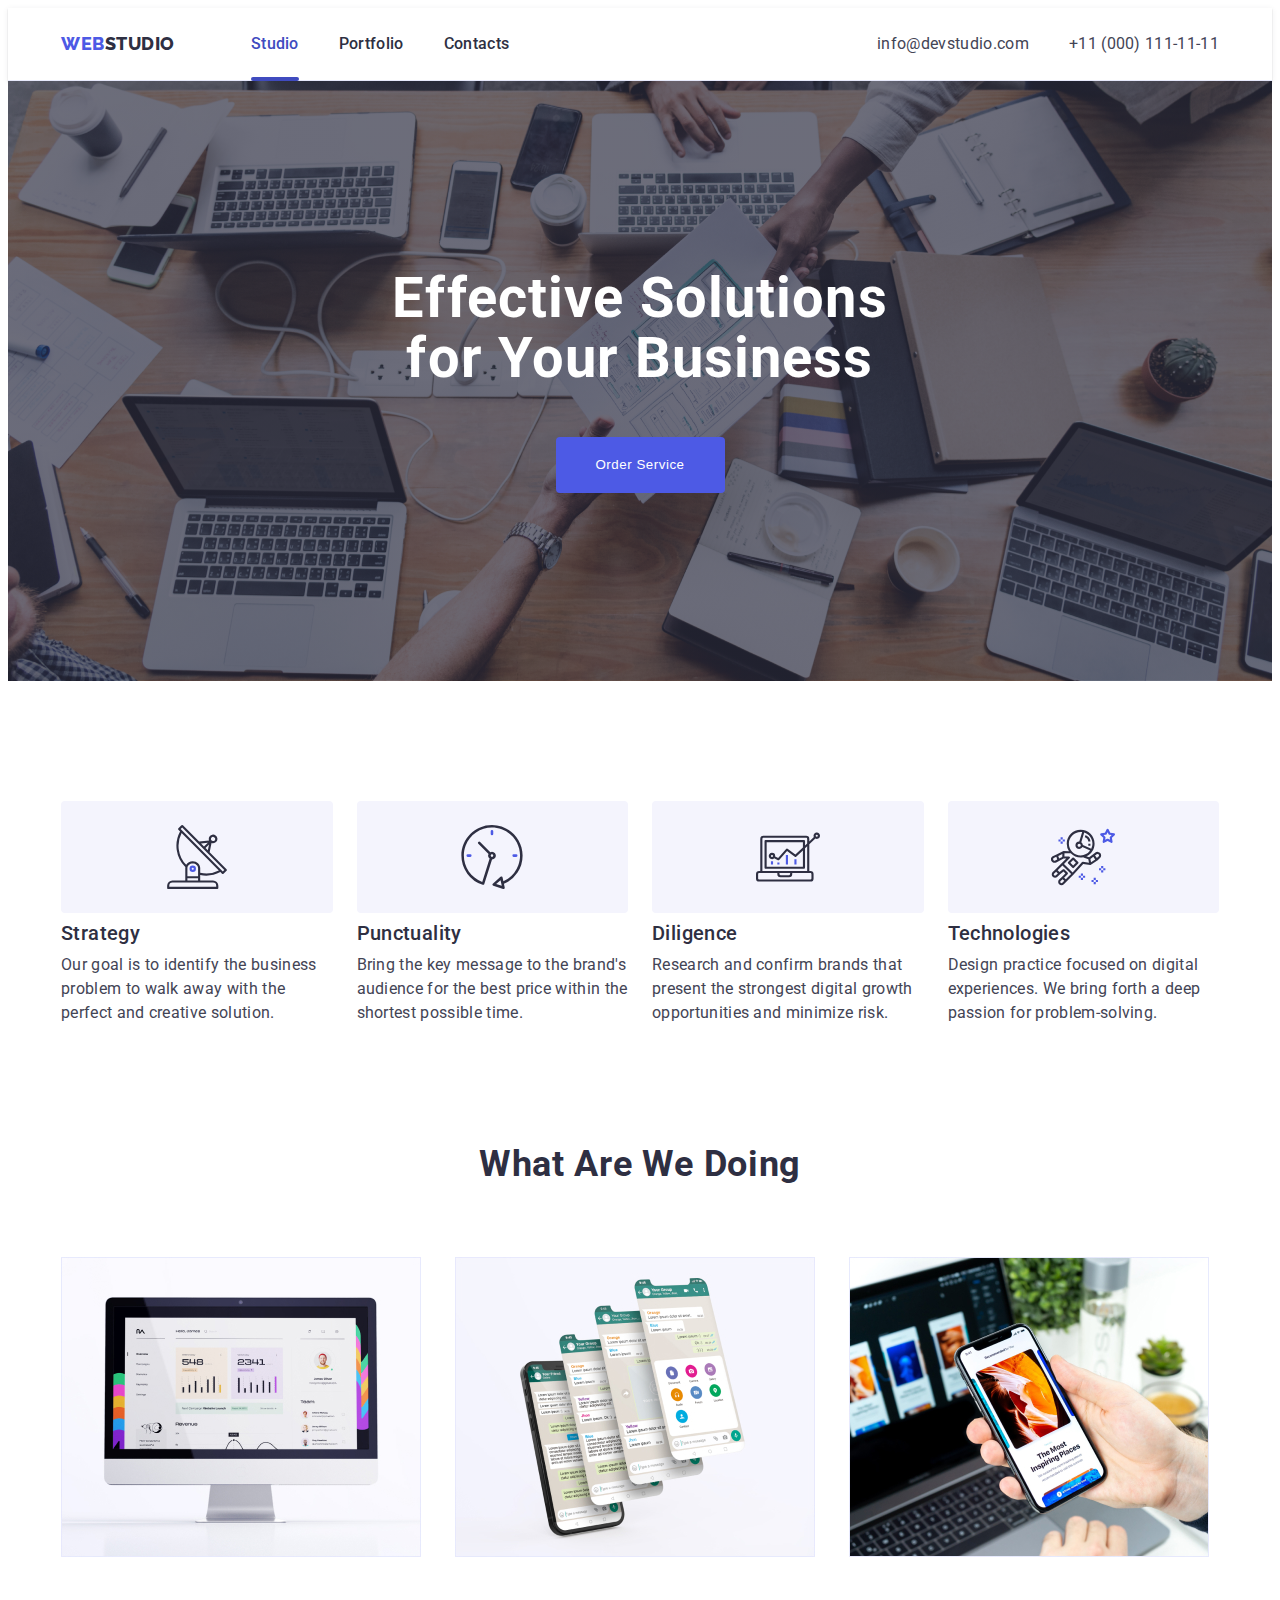
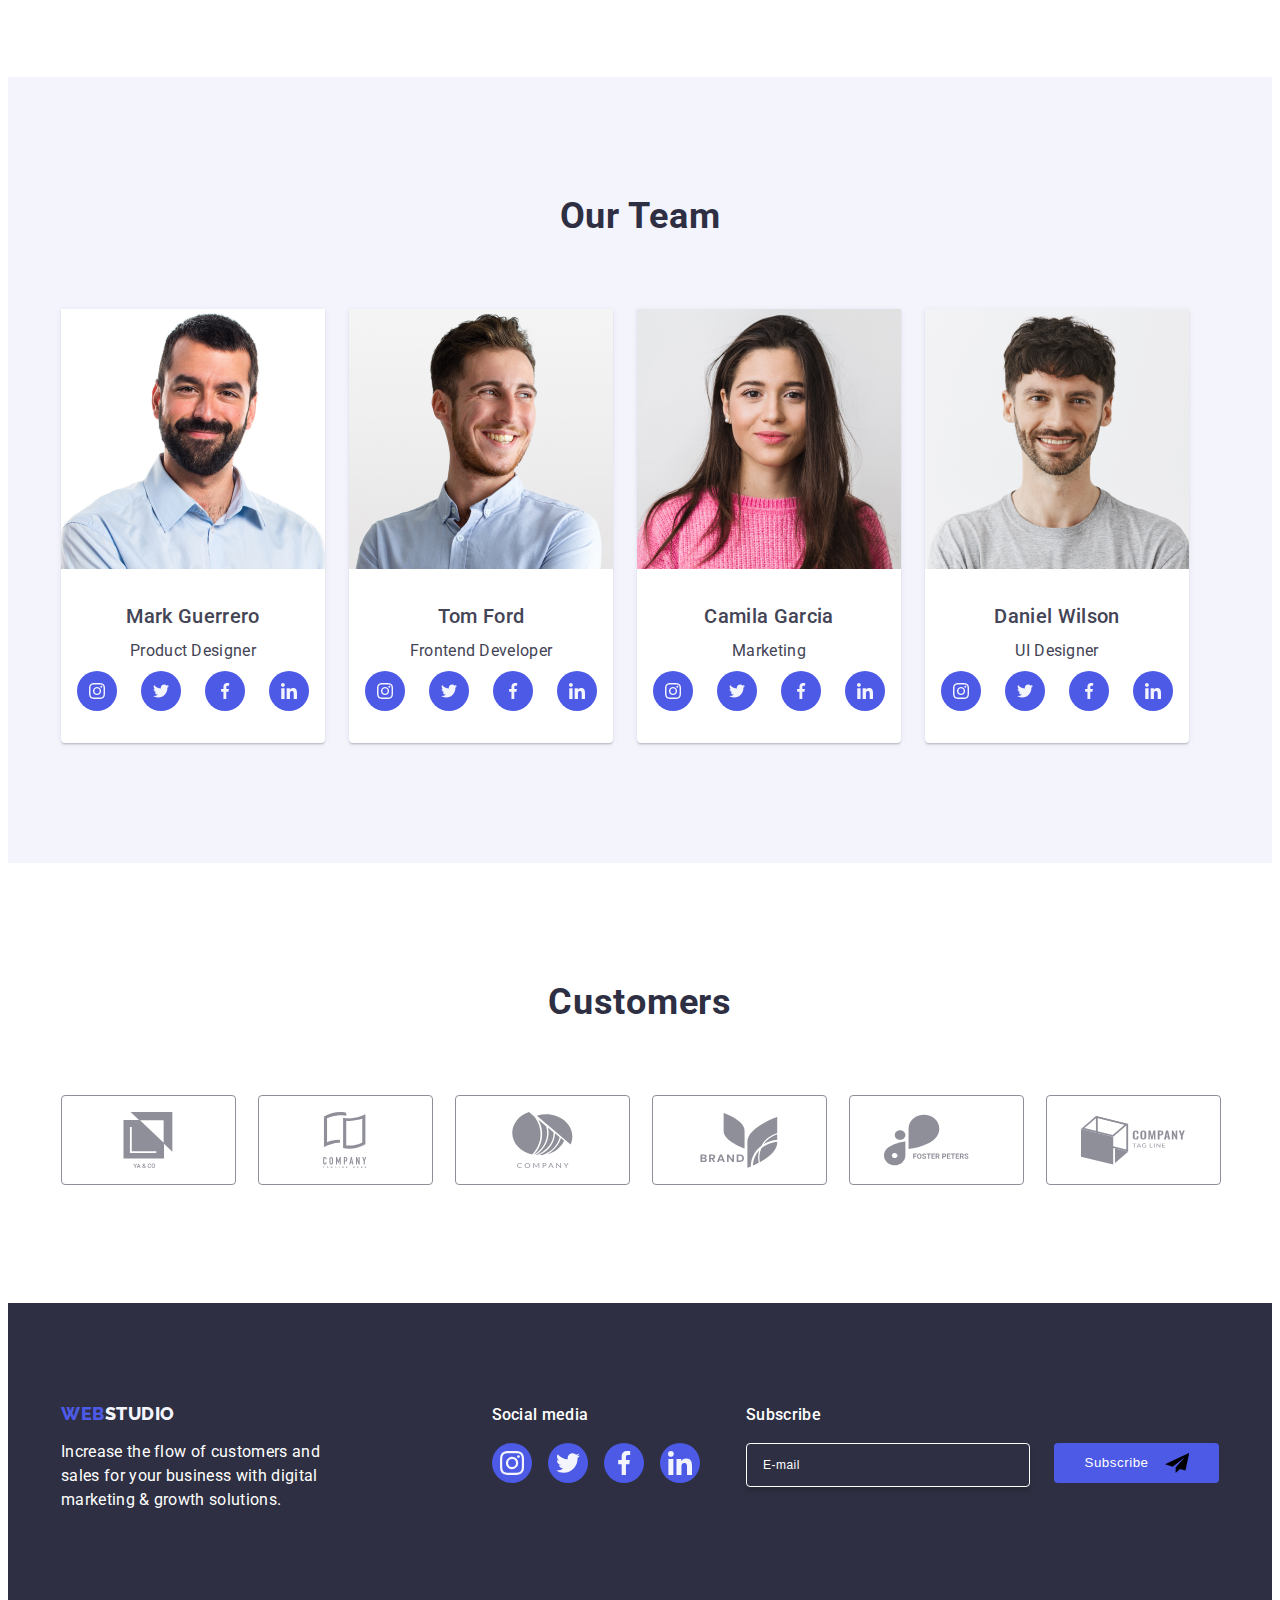
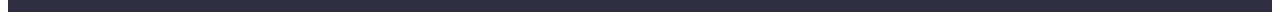
<file: index.html>
<!DOCTYPE html>
<html lang="en">

<head>
  <meta charset="UTF-8" />
  <meta name="viewport" content="width=device-width, initial-scale=1.0" />
  <meta http-equiv="x-ua-compatible" content="ie=edge" />
  <link rel="stylesheet" href="https://cdnjs.cloudflare.com/ajax/libs/modern-normalize/2.0.0/modern-normalize.min.css"
    integrity="sha512-4xo8blKMVCiXpTaLzQSLSw3KFOVPWhm/TRtuPVc4WG6kUgjH6J03IBuG7JZPkcWMxJ5huwaBpOpnwYElP/m6wg=="
    crossorigin="anonymous" referrerpolicy="no-referrer" />
  <link rel="preconnect" href="https://fonts.googleapis.com" />
  <link rel="preconnect" href="https://fonts.gstatic.com" crossorigin />
  <link href="https://fonts.googleapis.com/css2?family=Raleway:wght@800&family=Roboto:wght@400;500;700;900&display=swap"
    rel="stylesheet" />
  <link rel="stylesheet" href="./css/styles.css" />
  <title>Studio</title>
</head>

<body>
  <header class="header">
    <div class="container header-container">
      <nav class="navigate">
        <a href="./index.html" class="logo link">
          Web<span class="logo-second">Studio</span></a>
        <ul class="list menu">
          <li class="list-item">
            <a class="link link-item-header" href="./index.html">Studio</a>
          </li>
          <li class="list-item">
            <a class="link" href="./portfolio.html">Portfolio</a>
          </li>
          <li class="list-item"><a class="link" href="">Contacts</a></li>
        </ul>
      </nav>

      <address class="adr">
        <ul class="list list-address">
          <li class="item-address">
            <a class="link link-address" href="mailto:info@devstudio.com">info@devstudio.com</a>
          </li>
          <li>
            <a class="link link-address" href="tel:+110001111111">+11 (000) 111-11-11</a>
          </li>
        </ul>
      </address>
    </div>
  </header>
  <main>
    <!-- section 1 -->
    <section class="hero">
      <div class="container">
        <h1 class="hero-header">Effective Solutions for Your Business</h1>
        <button type="button" class="btn hero-btn" data-modal-open>Order Service</button>
      </div>
    </section>

    <!-- section 2 -->
    <section class="section-second">
      <div class="container">
        <h2 class="header-section-second visually-hidden">Some text H2</h2>
        <ul class="list list-section-second">
          <li class="item-section-second">
            <div class="wrap-icon">
              <svg class="icon-section-second" width="64" height="64">
                <use href="./images/icons.svg#icon-antenna"></use>
              </svg>
            </div>
            <h3 class="header-card">Strategy</h3>
            <p class="text-card">
              Our goal is to identify the business problem to walk away with
              the perfect and creative solution.
            </p>
          </li>
          <li class="item-section-second">
            <div class="wrap-icon">
              <svg class="icon-section-second" width="64" height="64">
                <use href="./images/icons.svg#icon-clock"></use>
              </svg>
            </div>
            <h3 class="header-card">Punctuality</h3>
            <p class="text-card">
              Bring the key message to the brand's audience for the best price
              within the shortest possible time.
            </p>
          </li>
          <li class="item-section-second">
            <div class="wrap-icon">
              <svg class="icon-section-second" width="64" height="64">
                <use href="./images/icons.svg#icon-diagram"></use>
              </svg>
            </div>
            <h3 class="header-card">Diligence</h3>
            <p class="text-card">
              Research and confirm brands that present the strongest digital
              growth opportunities and minimize risk.
            </p>
          </li>
          <li class="item-section-second">
            <div class="wrap-icon">
              <svg class="icon-section-second" width="64" height="64">
                <use href="./images/icons.svg#icon-astronaut"></use>
              </svg>
            </div>
            <h3 class="header-card">Technologies</h3>
            <p class="text-card">
              Design practice focused on digital experiences. We bring forth a deep passion for problem-solving.
            </p>
          </li>
        </ul>
      </div>
    </section>

    <!-- section 3 -->
    <section class="section-third">
      <div class="container">
        <h2 class="header-second">What are we doing</h2>
        <ul class="list ul-section-third">
          <li class="item-section-third">
            <img src="./images/img1.jpg" alt="img1" width="360" />
          </li>
          <li class="item-section-third">
            <img src="./images/img2.jpg" alt="img2" width="360" />
          </li>
          <li class="item-section-third">
            <img src="./images/img3.jpg" alt="img3" width="360" />
          </li>
        </ul>
      </div>
    </section>

    <!-- section 4 Our Team -->
    <section class="section-team">
      <div class="container">
        <h2 class="header-second">Our Team</h2>
        <ul class="list list-team">
          <li class="item-team-card">
            <img src="./images/img11.jpg" alt="Mark Guerrero" width="264" />
            <div class="container-employee">
              <h3 class="header-employee">Mark Guerrero</h3>
              <p class="text-employee">Product Designer</p>
              <ul class="list list-social-employee">
                <li class="item-social-employee">
                  <a class="link-social-employee link" href="">
                    <svg class="icon-social" width="16" height="16">
                      <use href="./images/icons.svg#icon-instagram"></use>
                    </svg>
                  </a>
                </li>
                <li class="item-social-employee">
                  <a class="link-social-employee link" href="">
                    <svg class="icon-social" width="16" height="16">
                      <use href="./images/icons.svg#icon-twitter"></use>
                    </svg>
                  </a>
                </li>
                <li class="item-social-employee">
                  <a class="link-social-employee link" href="">
                    <svg class="icon-social" width="16" height="16">
                      <use href="./images/icons.svg#icon-facebook"></use>
                    </svg>
                  </a>
                </li>
                <li class="item-social-employee">
                  <a class="link-social-employee link" href="">
                    <svg class="icon-social" width="16" height="16">
                      <use href="./images/icons.svg#icon-linkedin"></use>
                    </svg>
                  </a>
                </li>
              </ul>
            </div>
          </li>
          <li class="item-team-card">
            <img src="./images/img(11).jpg" alt="Tom Ford" width="264" />
            <div class="container-employee">
              <h3 class="header-employee">Tom Ford</h3>
              <p class="text-employee">Frontend Developer</p>
              <ul class="list list-social-employee">
                <li class="item-social-employee">
                  <a class="link-social-employee link" href="">
                    <svg class="icon-social" width="16" height="16">
                      <use href="./images/icons.svg#icon-instagram"></use>
                    </svg>
                  </a>
                </li>
                <li class="item-social-employee">
                  <a class="link-social-employee  link" href="">
                    <svg class="icon-social" width="16" height="16">
                      <use href="./images/icons.svg#icon-twitter"></use>
                    </svg>
                  </a>
                </li>
                <li class="item-social-employee">
                  <a class="link-social-employee link" href="">
                    <svg class="icon-social" width="16" height="16">
                      <use href="./images/icons.svg#icon-facebook"></use>
                    </svg>
                  </a>
                </li>
                <li class="item-social-employee">
                  <a class="link-social-employee link" href="">
                    <svg class="icon-social" width="16" height="16">
                      <use href="./images/icons.svg#icon-linkedin"></use>
                    </svg>
                  </a>
                </li>
              </ul>
            </div>
          </li>
          <li class="item-team-card">
            <img src="./images/img(12).jpg" alt="Camila Garcia" width="264" />
            <div class="container-employee">
              <h3 class="header-employee">Camila Garcia</h3>
              <p class="text-employee">Marketing</p>
              <ul class="list list-social-employee">
                <li class="item-social-employee">
                  <a class="link-social-employee link" href="">
                    <svg class="icon-social" width="16" height="16">
                      <use href="./images/icons.svg#icon-instagram"></use>
                    </svg>
                  </a>
                </li>
                <li class="item-social-employee">
                  <a class="link-social-employee  link" href="">
                    <svg class="icon-social" width="16" height="16">
                      <use href="./images/icons.svg#icon-twitter"></use>
                    </svg>
                  </a>
                </li>
                <li class="item-social-employee">
                  <a class="link-social-employee link" href="">
                    <svg class="icon-social" width="16" height="16">
                      <use href="./images/icons.svg#icon-facebook"></use>
                    </svg>
                  </a>
                </li>
                <li class="item-social-employee">
                  <a class="link-social-employee link" href="">
                    <svg class="icon-social" width="16" height="16">
                      <use href="./images/icons.svg#icon-linkedin"></use>
                    </svg>
                  </a>
                </li>
              </ul>
            </div>
          </li>
          <li class="item-team-card">
            <img src="./images/img(13).jpg" alt="Daniel Wilson" width="264" />
            <div class="container-employee">
              <h3 class="header-employee">Daniel Wilson</h3>
              <p class="text-employee">UI Designer</p>
              <ul class="list list-social-employee">
                <li class="item-social-employee">
                  <a class="link-social-employee link" href="">
                    <svg class="icon-social" width="16" height="16">
                      <use href="./images/icons.svg#icon-instagram"></use>
                    </svg>
                  </a>
                </li>
                <li class="item-social-employee">
                  <a class="link-social-employee link" href="">
                    <svg class="icon-social" width="16" height="16">
                      <use href="./images/icons.svg#icon-twitter"></use>
                    </svg>
                  </a>
                </li>
                <li class="item-social-employee">
                  <a class="link-social-employee link" href="">
                    <svg class="icon-social" width="16" height="16">
                      <use href="./images/icons.svg#icon-facebook"></use>
                    </svg>
                  </a>
                </li>
                <li class="item-social-employee">
                  <a class="link-social-employee link" href="">
                    <svg class="icon-social" width="16" height="16">
                      <use href="./images/icons.svg#icon-linkedin"></use>
                    </svg>
                  </a>
                </li>
              </ul>
            </div>
          </li>
        </ul>
      </div>
    </section>

    <!-- section 5 Customers -->
    <section class="customers">
      <div class="container">
        <h2 class="header-second">Customers</h2>
        <ul class="list list-customers">
          <li class="item-customers">
            <a class="link-customers" href="">
              <svg class="icon-customers" width="104" height="56">
                <use href="./images/icons.svg#icon-company-yaco"></use>
              </svg>
            </a>
          </li>
          <li class="item-customers">
            <a class="link-customers" href="">
              <svg class="icon-customers" width="104" height="56">
                <use href="./images/icons.svg#icon-company-tagline-here"></use>
              </svg>
            </a>
          </li>
          <li class="item-customers">
            <a class="link-customers" href="">
              <svg class="icon-customers" width="104" height="56">
                <use href="./images/icons.svg#icon-company"></use>
              </svg>
            </a>
          </li>
          <li class="item-customers">
            <a class="link-customers" href="">
              <svg class="icon-customers" width="104" height="56">
                <use href="./images/icons.svg#icon-company-brand"></use>
              </svg>
            </a>
          </li>
          <li class="item-customers">
            <a class="link-customers" href="">
              <svg class="icon-customers" width="104" height="56">
                <use href="./images/icons.svg#icon-company-foster-peters"></use>
              </svg>
            </a>
          </li>
          <li class="item-customers">
            <a class="link-customers" href="">
              <svg class="icon-customers" width="104" height="56">
                <use href="./images/icons.svg#icon-company-tag-line"></use>
              </svg>
            </a>
          </li>

        </ul>
      </div>
    </section>
  </main>

  <!-- footer -->
  <footer class="footer">
    <div class="container">
      <div class="footer-slogo">
        <a href="./index.html" class="logo link link-footer">
          Web<span class="logo-second">Studio</span></a>
        <p class="text-footer">
          Increase the flow of customers and sales for your business with digital
          marketing & growth solutions.
        </p>
      </div>

      <div class="wrap-footer-social">
        <p class="text-footer-social">Social media</p>
        <ul class="list list-footer-social">
          <li class="item-footer-social">
            <a class="link-footer-social" href="">
              <svg class="icon-footer-social" width="24" height="24">
                <use href="./images/icons.svg#icon-instagram"></use>
              </svg>
            </a>
          </li>
          <li class="item-footer-social">
            <a class=" link-footer-social" href="">
              <svg class="icon-footer-social" width="24" height="24">
                <use href="./images/icons.svg#icon-twitter"></use>
              </svg>
            </a>
          </li>
          <li class="item-footer-social">
            <a class=" link-footer-social" href="">
              <svg class="icon-footer-social" width="24" height="24">
                <use href="./images/icons.svg#icon-facebook"></use>
              </svg>
            </a>
          </li>
          <li class="item-footer-social">
            <a class=" link-footer-social" href="">
              <svg class="icon-footer-social" width="24" height="24">
                <use href="./images/icons.svg#icon-linkedin"></use>
              </svg>
            </a>
          </li>
        </ul>
      </div>

      <div class="footer-subscriber-wrapper">
        <p class="text-subscriber">Subscribe</p>
        <form class="footer-subscriber-form">
          <label class="subscribe-label">
            <input type="email" name="user-email" placeholder="E-mail" class="user-name" />
          </label>
          <button type="submit" class="btn btn-subscribe">Subscribe
            <svg width="24" height="24" class="icon-subscribe">
              <use href="./images/icons.svg#icon-send"></use>
            </svg>
          </button>
        </form>
      </div>

    </div>
  </footer>

  <!-- modal -->
  <div class="backdrop is-hidden" data-modal>
    <div class="modal">
      <button class="modal-btn" type="button" data-modal-close>
        <svg class="modal-btn-icon" width="8" height="8">
          <use href="./images/icons.svg#icon-close-black-18dp"></use>
        </svg>
      </button>

      <!-- form -->
      <p class="modal-caption">
        Leave your contacts and we will call you back
      </p>

      <form class="modal-form">
        <div class="modal-box-general">
          <label for="user-name" class="modal-label">Name</label>
          <div class="modal-box">
            <input class="modal-input" type="text" name="user-name" id="user-name" autofocus />
            <svg class="modal-icon" width="18" height="24">
              <use href="./images/icons.svg#icon-user"></use>
            </svg>
          </div>
        </div>
        <div class="modal-box-general">
          <label for="tel" class="modal-label">Phone</label>
          <div class="modal-box">
            <input class="modal-input" type="tel" name="tel" id="tel" />
            <svg class="modal-icon" width="18" height="24">
              <use href="./images/icons.svg#icon-tel"></use>
            </svg>
          </div>
        </div>

        <div class="modal-box-general">
          <label for="email" class="modal-label">Email</label>
          <div class="modal-box">
            <input class="modal-input" type="email" name="email" id="email" />
            <svg class="modal-icon" width="18" height="24">
              <use href="./images/icons.svg#icon-mail"></use>
            </svg>
          </div>
        </div>

        <div class="modal-box-general box-comment">
          <label for="user-comment" class="modal-label">Comment</label>
          <textarea class="modal-comment-field" name="user-comment" id="user-comment" rows="4"
            placeholder="Text input"></textarea>
        </div>

        <div class="modal-box-general box-agreement">
          <input class="modal-agreement-input visually-hidden" type="checkbox" id="user-privacy" value="true"
            name="user-privacy" />
          <label class="user-agreement" for="user-privacy">
            <span class="modal-checkbox">
              <svg class="modal-checkbox-icon" width="10" height="8">
                <use href="./images/icons.svg#icon-check"></use>
              </svg>
            </span>
            I accept the terms and conditions of the
            <a href="#" target="_blank" class="modal-agreement-link" rel="noopener noreferrer">Privacy Policy</a>
          </label>
        </div>

        <button type="submit" class="btn btn-submit">Send</button>
      </form>
    </div>
  </div>

  <script src="./js/modal.js"></script>
</body>

</html>
</file>
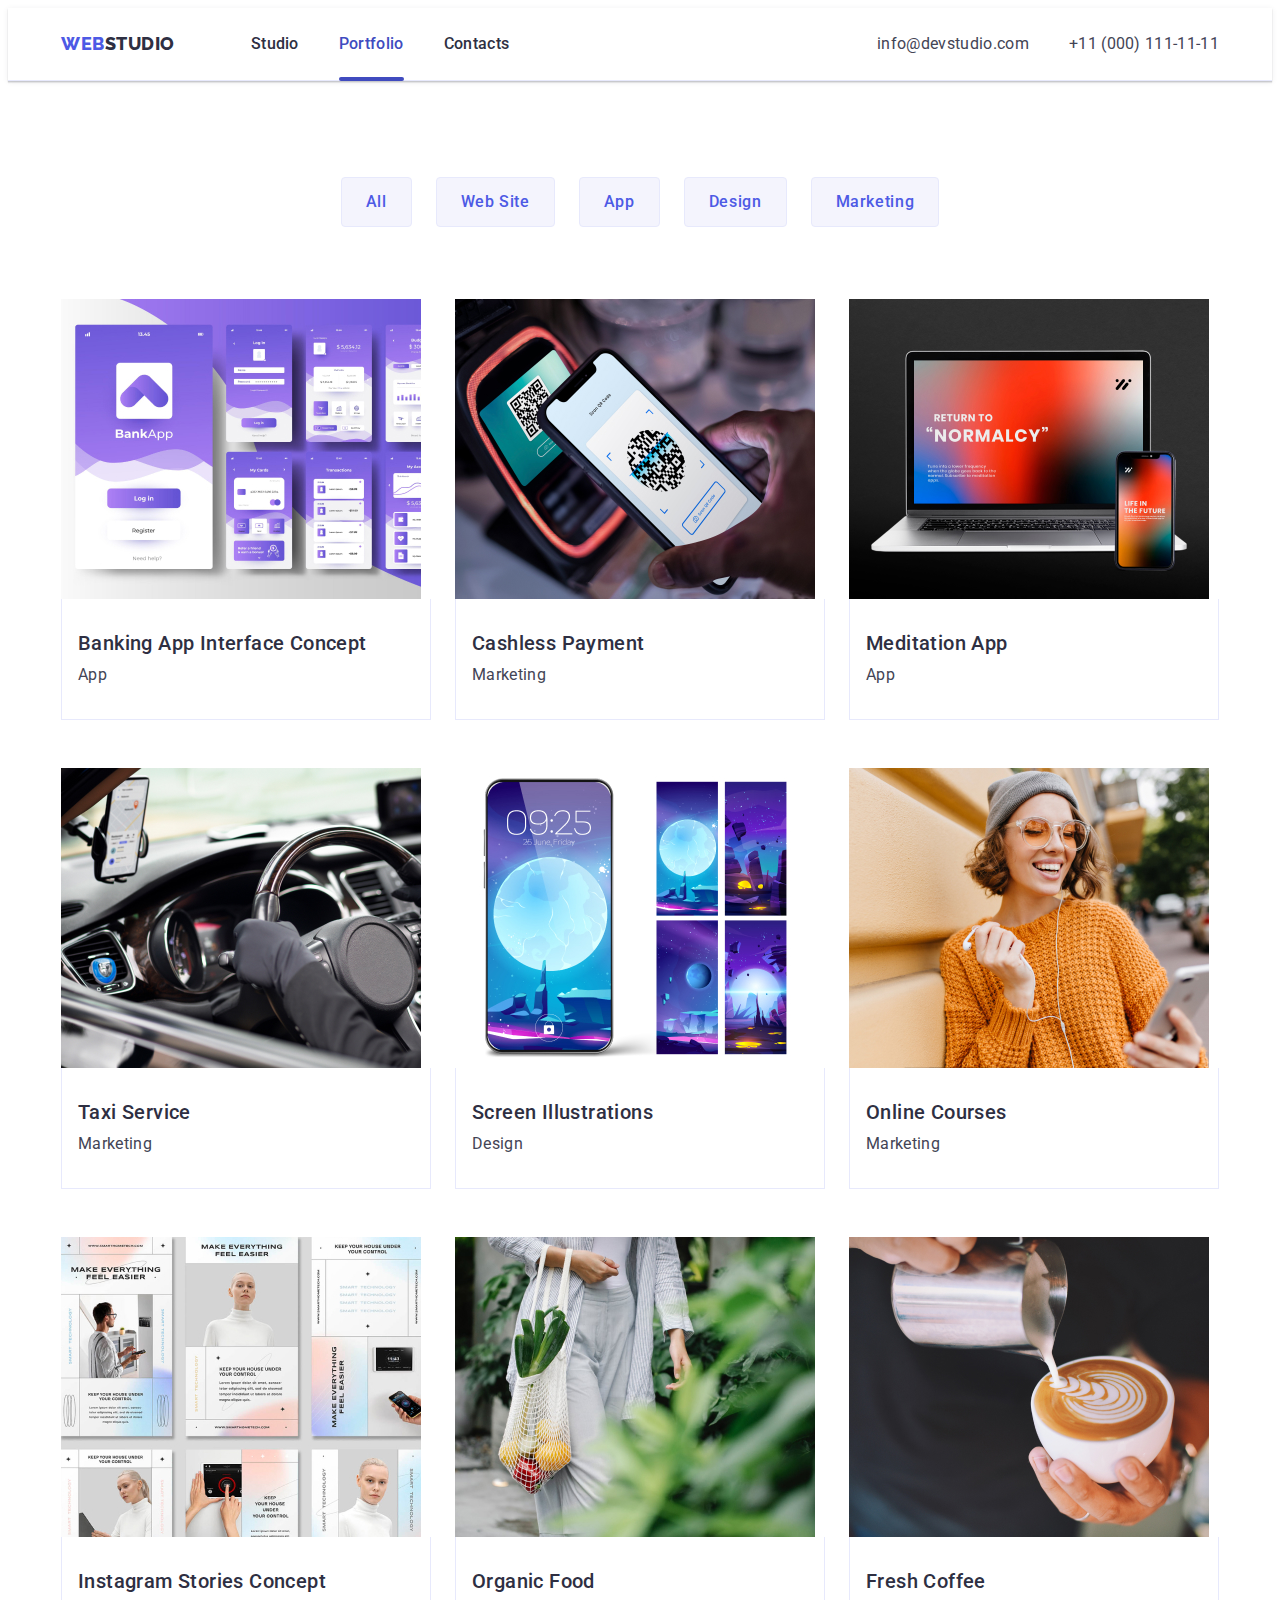
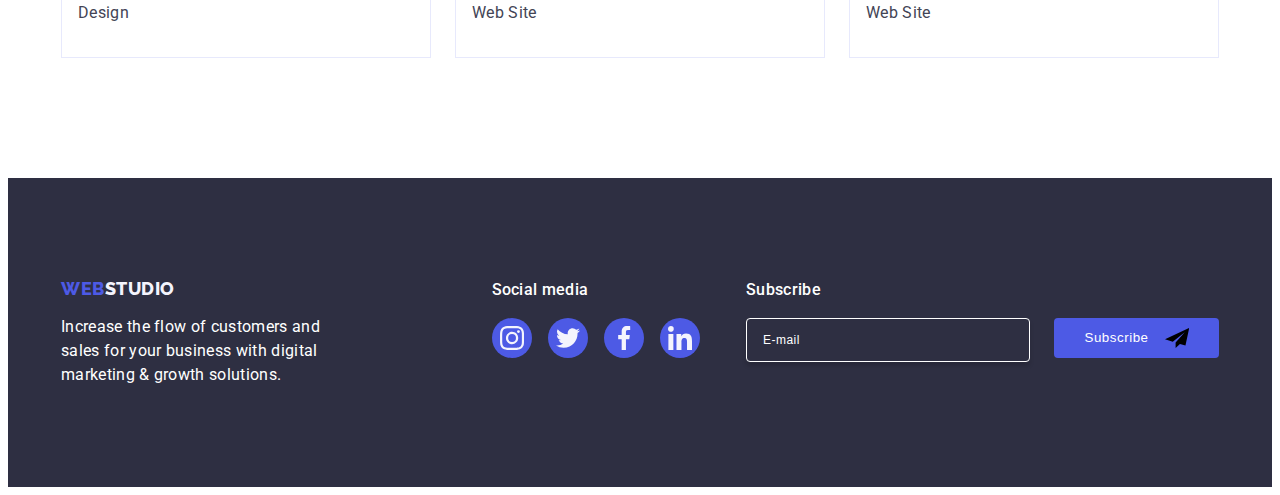
<file: portfolio.html>
<!DOCTYPE html>
<html lang="en">

<head>
  <meta charset="UTF-8">
  <meta name="viewport" content="width=device-width, initial-scale=1.0">
  <title>Portfolio</title>
  <link rel="stylesheet" href="https://cdnjs.cloudflare.com/ajax/libs/modern-normalize/2.0.0/modern-normalize.min.css"
    integrity="sha512-4xo8blKMVCiXpTaLzQSLSw3KFOVPWhm/TRtuPVc4WG6kUgjH6J03IBuG7JZPkcWMxJ5huwaBpOpnwYElP/m6wg=="
    crossorigin="anonymous" referrerpolicy="no-referrer" />
  <link rel="preconnect" href="https://fonts.googleapis.com">
  <link rel="preconnect" href="https://fonts.gstatic.com" crossorigin>
  <link href="https://fonts.googleapis.com/css2?family=Raleway:wght@800&family=Roboto:wght@400;500;700;900&display=swap"
    rel="stylesheet">

  <link rel="stylesheet" href="./css/styles.css">
</head>

<body>
  <header class="header">
    <div class="container header-container">
      <nav class="navigate">
        <a href="./index.html" class="logo link">
          Web<span class="logo-second">Studio</span></a>
        <ul class="list menu">
          <li class="list-item ">
            <a class="link" href="./index.html">Studio</a>
          </li>
          <li class="list-item">
            <a class="link link-item-header" href="./portfolio.html">Portfolio</a>
          </li>
          <li class="list-item"><a class="link" href="">Contacts</a></li>
        </ul>
      </nav>

      <address class="adr">
        <ul class="list list-address">
          <li class="item-address">
            <a class="link link-address" href="mailto:info@devstudio.com">info@devstudio.com</a>
          </li>
          <li>
            <a class="link link-address" href="tel:+110001111111">+11 (000) 111-11-11</a>
          </li>
        </ul>
      </address>
    </div>
  </header>
  <main>
    <section class="main">
      <div class="container">
        <h1 class="visually-hidden">Will hide text</h1>
        <!-- filters -->
        <ul class="list ul-filter">
          <li>
            <button type="button" class="btn btn-filter"> All</button>
          </li>
          <li>
            <button type="button" class="btn btn-filter"> Web Site</button>
          </li>
          <li>
            <button type="button" class="btn btn-filter"> App</button>
          </li>
          <li>
            <button type="button" class="btn btn-filter"> Design</button>
          </li>
          <li>
            <button type="button" class="btn btn-filter"> Marketing</button>
          </li>
        </ul>

        <!-- list apps -->
        <ul class="list list-wrap-apps">
          <li class="item-apps">
            <a class="link link-app" href="#">
              <div class="image-app">
                <img src="./images/img.jpg" width="360" alt="img">
                <p class="text-image-app"> 14 Stylish and User-Friendly App Design Concepts · Task Manager App · Calorie
                  Tracker App · Exotic Fruit Ecommerce App · Cloud Storage App</p>
              </div>
              <div class="shot-description-apps">
                <h2 class="header-card-apps">Banking App Interface Concept</h2>
                <p class="text-card-content">App</p>
              </div>
            </a>
          </li>

          <li class=" item-apps">
            <a class="link link-app" href="">
              <div class="image-app">
                <img src="./images/img122.jpg" width="360" alt="img">
                <p class="text-image-app"> 14 Stylish and User-Friendly App Design Concepts · Task Manager App · Calorie
                  Tracker App · Exotic Fruit Ecommerce App · Cloud Storage App</p>
              </div>
              <div class="shot-description-apps">
                <h2 class="header-card-apps">Cashless Payment</h2>
                <p class="text-card-content">Marketing</p>
              </div>
            </a>
          </li>

          <li class=" item-apps">
            <a class="link link-app" href="">
              <div class="image-app">
                <img src="./images/img22.jpg" width="360" alt="img">
                <p class="text-image-app"> 14 Stylish and User-Friendly App Design Concepts · Task Manager App · Calorie
                  Tracker App · Exotic Fruit Ecommerce App · Cloud Storage App</p>
              </div>
              <div class="shot-description-apps">
                <h2 class="header-card-apps">Meditation App</h2>
                <p class="text-card-content">App</p>
              </div>
            </a>
          </li>

          <li class=" item-apps">
            <a class="link link-app" href="">
              <div class="image-app">
                <img src="./images/img32.jpg" width="360" alt="img">
                <p class="text-image-app"> 14 Stylish and User-Friendly App Design Concepts · Task Manager App · Calorie
                  Tracker App · Exotic Fruit Ecommerce App · Cloud Storage App</p>
              </div>
              <div class="shot-description-apps">
                <h2 class="header-card-apps">Taxi Service</h2>
                <p class="text-card-content">Marketing</p>
              </div>
            </a>
          </li>

          <li class=" item-apps">
            <a class="link link-app" href="">
              <div class="image-app">
                <img src="./images/img42.jpg" width="360" alt="img">
                <p class="text-image-app"> 14 Stylish and User-Friendly App Design Concepts · Task Manager App · Calorie
                  Tracker App · Exotic Fruit Ecommerce App · Cloud Storage App</p>
              </div>
              <div class="shot-description-apps">
                <h2 class="header-card-apps">Screen Illustrations</h2>
                <p class="text-card-content">Design</p>
              </div>
            </a>
          </li>

          <li class=" item-apps">
            <a class="link link-app" href="">
              <div class="image-app">
                <img src="./images/img52.jpg" width="360" alt="img">
                <p class="text-image-app"> 14 Stylish and User-Friendly App Design Concepts · Task Manager App · Calorie
                  Tracker App · Exotic Fruit Ecommerce App · Cloud Storage App</p>
              </div>
              <div class="shot-description-apps">
                <h2 class="header-card-apps">Online Courses</h2>
                <p class="text-card-content">Marketing</p>
              </div>
            </a>
          </li>

          <li class="item-apps">
            <a class="link link-app" href="">
              <div class="image-app">
                <img src="./images/img62.jpg" width="360" alt="img">
                <p class="text-image-app"> 14 Stylish and User-Friendly App Design Concepts · Task Manager App · Calorie
                  Tracker App · Exotic Fruit Ecommerce App · Cloud Storage App</p>
              </div>
              <div class="shot-description-apps">
                <h2 class="header-card-apps">Instagram Stories Concept</h2>
                <p class="text-card-content">Design</p>
              </div>
            </a>
          </li>

          <li class=" item-apps">
            <a class="link link-app" href="">
              <div class="image-app">
                <img src="./images/img72.jpg" width="360" alt="img">
                <p class="text-image-app"> 14 Stylish and User-Friendly App Design Concepts · Task Manager App · Calorie
                  Tracker App · Exotic Fruit Ecommerce App · Cloud Storage App</p>
              </div>
              <div class="shot-description-apps">
                <h2 class="header-card-apps">Organic Food</h2>
                <p class="text-card-content">Web Site</p>
              </div>
            </a>
          </li>

          <li class=" item-apps">
            <a class="link link-app" href="">
              <div class="image-app">
                <img src="./images/img82.jpg" width="360" alt="img">
                <p class="text-image-app"> 14 Stylish and User-Friendly App Design Concepts · Task Manager App · Calorie
                  Tracker App · Exotic Fruit Ecommerce App · Cloud Storage App</p>
              </div>
              <div class="shot-description-apps">
                <h2 class="header-card-apps">Fresh Coffee</h2>
                <p class="text-card-content">Web Site</p>
              </div>
            </a>
          </li>
        </ul>
      </div>
    </section>
  </main>

  <!-- footer -->
  <footer class="footer">
    <div class="container">
      <div class="footer-slogo">
        <a href="./index.html" class="logo link link-footer">
          Web<span class="logo-second">Studio</span></a>
        <p class="text-footer">
          Increase the flow of customers and sales for your business with digital
          marketing & growth solutions.
        </p>
      </div>

      <div class="wrap-footer-social">
        <p class="text-footer-social">Social media</p>
        <ul class="list list-footer-social">
          <li class="item-footer-social">
            <a class="link-footer-social" href="">
              <svg class="icon-footer-social" width="24" height="24">
                <use href="./images/icons.svg#icon-instagram"></use>
              </svg>
            </a>
          </li>
          <li class="item-footer-social">
            <a class=" link-footer-social" href="">
              <svg class="icon-footer-social" width="24" height="24">
                <use href="./images/icons.svg#icon-twitter"></use>
              </svg>
            </a>
          </li>
          <li class="item-footer-social">
            <a class=" link-footer-social" href="">
              <svg class="icon-footer-social" width="24" height="24">
                <use href="./images/icons.svg#icon-facebook"></use>
              </svg>
            </a>
          </li>
          <li class="item-footer-social">
            <a class=" link-footer-social" href="">
              <svg class="icon-footer-social" width="24" height="24">
                <use href="./images/icons.svg#icon-linkedin"></use>
              </svg>
            </a>
          </li>
        </ul>
      </div>

      <div class="footer-subscriber-wrapper">
        <p class="text-subscriber">Subscribe</p>
        <form class="footer-subscriber-form">
          <label class="subscribe-label">
            <input type="email" name="user-email" placeholder="E-mail" class="user-name" />
          </label>
          <button type="submit" class="btn btn-subscribe">Subscribe
            <svg width="24" height="24" class="icon-subscribe">
              <use href="./images/icons.svg#icon-send"></use>
            </svg>
          </button>
        </form>
      </div>

    </div>
  </footer>
</body>

</html>
</file>
<file: css/styles.css>
:root {
  --CLOUD: #F4F4FD;
  --CORNFLOWER: #E7E9FC;
  --IRIS: #4D5AE5;
  --NAVY-BLUE: #2E2F42;
  --OCEAN: #404BBF;
  --SLATE: #434455;
  --WHITE: #FFFFFF;
  --GREEN: #31D0AA;
  --LIGHT-SLATE: #8E8F99;
  --NAVY-BLUE-MODAL: #abacb3;
  --GREY: #6d6d7b;
  --DAIRY: #FCFCFC;
}

body {
  font-family: 'Roboto', sans-serif;
  color: #434455;
  background-color: var(--WHITE);
  line-height: 1.5;
  letter-spacing: 0.02em;
}

a {
  text-decoration: none;
}

h1 {
  font-weight: bold;
  font-size: 56px;
  line-height: 60px;
  margin: 0;
}

h2 {
  font-weight: bold;
  font-size: 36px;
  margin: 0;
}

h3 {
  font-weight: 500;
  font-size: 20px;
  margin: 0;
}

p,
ul {
  margin: 0;
}

img {
  display: block;
}

.header {
  border-bottom: 1px solid #e7e9fc;
  box-shadow: 0px 2px 1px rgba(46, 47, 66, 0.08), 0px 1px 1px rgba(46, 47, 66, 0.16), 0px 1px 6px rgba(46, 47, 66, 0.08);
}

.header-container {
  display: flex;
  align-items: center;
}

.container {
  width: 1158px;
  margin: 0 auto;
  padding: 0 15px;

}

.link {
  font-size: .75rem;
  line-height: 1.5;
  letter-spacing: 0.02em;
  text-decoration: none;
  font-size: 16px;
}

.btn {
  background-color: var(--IRIS);
  color: var(--WHITE);
  cursor: pointer;
  line-height: 1.5;
  letter-spacing: 0.04em;
}

/* NAV */
.navigate {
  display: flex;
  align-items: center;

}

.logo {
  font-family: 'Raleway', sans-serif;
  font-weight: 800;
  font-size: 18px;
  line-height: 1.17;
  letter-spacing: 0.03em;
  text-transform: uppercase;
  color: var(--IRIS);
  margin-right: 76px;

}

header .logo-second {
  color: var(--NAVY-BLUE);
}

.list {
  list-style: none;
  display: flex;
  gap: 24px;
  padding: 0;
}

.menu {
  display: flex;
  gap: 40px;
}

.menu .link {
  color: var(--NAVY-BLUE);
  font-weight: 500;
  display: inline-block;
  padding: 24px 0;
  font-weight: 500;
}

.menu .link:hover {
  color: var(--OCEAN);
}

.link.link-item-header {
  position: relative;
  color: var(--OCEAN);
  font-size: 16px;
  line-height: 1.5;
  letter-spacing: 0.02em;
  transition: color 250ms cubic-bezier(0.4, 0, 0.2, 1);
}

.link-item-header::after {
  content: '';
  position: absolute;
  left: 0;
  bottom: -1px;
  height: 4px;
  background-color: var(--OCEAN);
  border-radius: 2px;
  width: 100%;
}

.adr {
  font-style: normal;
  font-size: 16px;
  line-height: 1.5;
  letter-spacing: 0.02em;
  color: var(--SLATE);
  margin-left: auto;
}

.item-address {
  display: flex;
  gap: 40px;
}

.link-address {
  transition: color 250ms cubic-bezier(0.4, 0, 0.2, 1);
}

.link-address:hover,
.link-address:focus {
  color: var(--OCEAN);
}

.list-address {
  gap: 40px;
}

address a {
  color: var(--SLATE);
}

/* Main Page - Studio */
/* section 1 */
.hero {
  background-color: var(--NAVY-BLUE);
  padding: 188px 0;
  background-image: linear-gradient(rgba(46, 47, 66, 0.7), rgba(46, 47, 66, 0.7)), url(../images/people-office.jpg);
  max-width: 1440px;
  background-repeat: no-repeat;
  background-position: center;
  background-size: cover;
}

.hero-header {
  line-height: 1.07;
  text-align: center;
  letter-spacing: 0.02em;
  color: var(--WHITE);
  max-width: 496px;
  margin: 0 auto;
}

.hero-btn {
  display: block;
  min-width: 169px;
  height: 56px;
  border: none;
  border-radius: 4px;
  background-color: var(--IRIS);
  margin: 48px auto 0;
  transition: background-color 250ms cubic-bezier(0.4, 0, 0.2, 1);
}

/* section 2 */
.section-second {
  padding: 120px 0;
}

.header-section-second {
  line-height: 1.2;
  letter-spacing: 0.02em;
  color: var(--NAVY-BLUE);
}

.visually-hidden {
  position: absolute;
  width: 1px;
  height: 1px;
  margin: -1px;
  border: 0;
  padding: 0;
  white-space: nowrap;
  clip-path: inset(100%);
  clip: rect(0 0 0 0);
  overflow: hidden;
}

.list-section-second {
  display: flex;
  gap: 24px;
}

.item-section-second {
  flex-basis: calc((100% - 3 * 24px) / 4);
}

.wrap-icon {
  display: flex;
  align-items: center;
  justify-content: center;
  height: 112px;
  background-color: #f4f4fd;
  border-radius: 4px;
  margin-bottom: 8px;
}

.text-card {
  color: var(--SLATE);

}

.section-second .header-card {
  line-height: 1.2;
  letter-spacing: 0.02em;
  color: var(--NAVY-BLUE);
  margin-bottom: 8px;
  text-align: left;
}

/* section 3 */
.section-third {
  padding-bottom: 120px;
}

.header-second {
  line-height: 1.11;
  text-align: center;
  text-transform: capitalize;
  color: var(--NAVY-BLUE);
  letter-spacing: 0.02em;
  margin-bottom: 72px;
}

.item-section-third {
  flex-basis: calc((100% - 3 * 16px) / 3);
}

/* section 4 Our Team */
.section-team {
  background-color: var(--CLOUD);
  padding: 120px 0;
}

.item-team-card {
  background-color: var(--WHITE);
  flex-basis: calc((100%-24*3)/4);
  border-radius: 0px 0px 4px 4px;
  box-shadow: 0px 1px 6px rgba(46, 47, 66, 0.08), 0px 1px 1px rgba(46, 47, 66, 0.16), 0px 2px 1px rgba(46, 47, 66, 0.08);
}

.container-employee {
  padding: 32px 0;
}

.header-employee {
  text-align: center;
  margin-bottom: 8px;
}

.text-employee {
  text-align: center;
}

.list-social-employee {
  display: flex;
  justify-content: center;
  gap: 24px;
  margin-top: 8px;
}

.item-social-employee {
  width: 40px;
  height: 40px;
}

.link-social-employee {
  width: 100%;
  height: 100%;
  background-color: var(--IRIS);
  border-radius: 50%;
  display: flex;
  align-items: center;
  justify-content: center;
  transition: background-color 250ms cubic-bezier(0.4, 0, 0.2, 1);
}

.link-social-employee:hover,
.link-social-employee:focus {
  background-color: var(--OCEAN);
}

.icon-social {
  fill: var(--CLOUD);
}

/* section 5 Customers  */
.customers {
  padding: 120px 0;
}

.list-customers {
  display: flex;
  gap: 24px;
}

.item-customers {
  width: calc((100% - 120px) / 6);
  height: 88px;
}

.link-customers {
  width: 100%;
  height: 100%;
  border: 1px solid #8e8f99;
  border-radius: 4px;
  display: flex;
  align-items: center;
  justify-content: center;
  color: var(--LIGHT-SLATE);
  border-color: 250ms cubic-bezier(0.4, 0, 0.2, 1), color 250ms cubic-bezier(0.4, 0, 0.2, 1);
  transition: border-color 250ms cubic-bezier(0.4, 0, 0.2, 1), color 250ms cubic-bezier(0.4, 0, 0.2, 1);
}

.link-customers:hover,
.link-customers:focus {
  border-color: var(--OCEAN);
  color: var(--OCEAN);
}

.icon-customers {
  fill: currentColor;
}

/* Portfolio Page */

.main {
  padding-top: 96px;
  padding-bottom: 120px;
}

/* FILTERS */
.ul-filter {
  justify-content: center;
  display: flex;
  justify-content: center;
  gap: 24px;
  margin-bottom: 72px;
}

.btn-filter {
  background-color: var(--CLOUD);
  border: 1px solid var(--CORNFLOWER);
  color: var(--IRIS);
  cursor: pointer;
  letter-spacing: 0.04em;
  font-family: "Roboto", sans-serif;
  font-weight: 500;
  font-size: 16px;
  line-height: 1.5;
  letter-spacing: 0.04em;
  padding: 12px 24px;
  border: 1px solid var(--CORNFLOWER);
  border-radius: 4px;
  transition: color 250ms cubic-bezier(0.4, 0, 0.2, 1), background-color 250ms cubic-bezier(0.4, 0, 0.2, 1), border-color 250ms cubic-bezier(0.4, 0, 0.2, 1), box-shadow 250ms cubic-bezier(0.4, 0, 0.2, 1);
}

.btn-filter:hover,
.btn-filter:focus {
  box-shadow: 0px 3px 1px rgba(0, 0, 0, 0.1), 0px 2px 1px rgba(0, 0, 0, 0.08), 0px 2px 2px rgba(0, 0, 0, 0.12);
}

.btn:active,
.btn:hover,
.btn:focus {
  color: var(--WHITE);
  background-color: var(--OCEAN);
  border: 1px solid transparent;
}

/* list-wrap*/
.list-wrap-apps {
  display: flex;
  flex-wrap: wrap;
  column-gap: 24px;
  row-gap: 48px;
}

.item-apps {
  width: calc((100% - 48px) / 3);
}

.link-app {
  display: block;
  transition: box-shadow 250ms cubic-bezier(0.4, 0, 0.2, 1);
}

.link-app:hover,
.link-app:focus {
  box-shadow: 0px 1px 6px rgba(46, 47, 66, 0.08), 0px 1px 1px rgba(46, 47, 66, 0.16), 0px 2px 1px rgba(46, 47, 66, 0.08);
}

.image-app {
  position: relative;
  overflow: hidden;
}

.text-image-app {
  position: absolute;
  top: 0;
  color: var(--CLOUD);
  padding: 40px 32px;
  background-color: var(--IRIS);
  height: 100%;
  width: 100%;
  transform: translateY(100%);
  transition: transform 250ms cubic-bezier(0.4, 0, 0.2, 1);
}

.link-app:hover .text-image-app,
.link-app:focus .text-image-app {
  transform: translateY(0%);
}

.shot-description-apps {
  padding: 32px 16px;
  border: 1px solid #e7e9fc;
  border-top: none;
}

.header-card-apps {
  font-size: 20px;
  line-height: 1.2;
  letter-spacing: 0.02em;
  color: var(--NAVY-BLUE);
  font-weight: 500;
  margin-bottom: 8px;

}

.text-card-content {
  font-size: 16px;
  line-height: 1.5;
  letter-spacing: 0.02em;
  color: var(--SLATE);
}

/* FOOTER */
.footer {
  background-color: var(--NAVY-BLUE);
  padding: 100px 0;
}

.footer .container {
  display: flex;
  align-items: baseline;
  justify-content: space-between;
}

.footer-slogo {
  margin-right: 120px;
}

.link-footer {
  display: inline-block;
  margin-bottom: 16px;
}

.text-footer {
  line-height: 1.5;
  color: var(--WHITE);
  letter-spacing: 0.02em;
  max-width: 264px;
}

.logo-second {
  color: var(--CLOUD);
}

.text-footer-social {
  font-weight: 500;
  margin-bottom: 16px;
  color: var(--WHITE);
}

.list-footer-social {
  gap: 16px;
}

.item-footer-social {
  width: 40px;
  height: 40px;
}

.link-footer-social {
  width: 100%;
  height: 100%;
  background-color: var(--IRIS);
  transition: background-color 250ms cubic-bezier(0.4, 0, 0.2, 1);
  border-radius: 50%;
  display: flex;
  align-items: center;
  justify-content: center;
}

.link-footer-social:hover,
.link-footer-social:focus {
  background-color: var(--GREEN);
}

.icon-footer-social {
  fill: var(--CLOUD);
  transition: background-color 250ms cubic-bezier(0.4, 0, 0.2, 1);
}

/* Footer form */

.text-subscriber {
  margin-bottom: 16px;
  font-weight: 500;
  color: var(--WHITE);
}

.footer-subscriber-form {
  gap: 24px;
  display: flex;
}

.user-name {
  width: 264px;
  height: 40px;
  border: 1px solid #ffffff;
  background-color: transparent;
  font-size: 12px;
  line-height: 1.5;
  letter-spacing: 0.04em;
  padding-left: 16px;
  box-shadow: 0px 4px 4px 0px rgba(0, 0, 0, 0.15);
  border-radius: 4px;
  color: var(--WHITE)
}

.user-name::placeholder {
  color: var(--WHITE);
}

.btn-subscribe {
  min-width: 165px;
  height: 40px;
  display: flex;
  justify-content: center;
  align-items: center;
  border: none;
  border-radius: 4px;
  font-weight: 500;
}

.icon-subscribe {
  margin-left: 16px;
}

/* Modal */

.backdrop {
  position: fixed;
  top: 0;
  left: 0;
  height: 100%;
  width: 100%;
  background-color: rgba(46, 47, 66, 0.4);
  transition: opacity 250ms cubic-bezier(0.4, 0, 0.2, 1), visibility 250ms cubic-bezier(0.4, 0, 0.2, 1);
}

.backdrop.is-hidden {
  opacity: 0;
  visibility: hidden;
  pointer-events: none;
}

.modal {
  position: absolute;
  top: 50%;
  left: 50%;
  transform: translate(-50%, -50%) scale(1);
  width: 408px;
  min-height: 584px;
  background: var(--DAIRY);
  box-shadow: 0px 1px 1px rgba(0, 0, 0, 0.14), 0px 1px 3px rgba(0, 0, 0, 0.12), 0px 2px 1px rgba(0, 0, 0, 0.2);
  border-radius: 4px;
  transition: transform 250ms cubic-bezier(0.4, 0, 0.2, 1);
  padding: 72px 24px 24px 24px;
}

.modal-btn {
  position: absolute;
  top: 24px;
  right: 24px;
  width: 24px;
  height: 24px;
  border-radius: 50%;
  display: flex;
  align-items: center;
  justify-content: center;
  background-color: var(--CORNFLOWER);
  border: 1px solid rgba(0, 0, 0, 0.1);
  padding: 0;
  cursor: pointer;
  transition: background-color 250ms cubic-bezier(0.4, 0, 0.2, 1), border 250ms cubic-bezier(0.4, 0, 0.2, 1);
}

.modal-btn:hover,
.modal-btn:focus {
  background-color: var(--OCEAN);
  border: none;
}

.modal-btn-icon {
  fill: var(--NAVY-BLUE);
  transition: fill 250ms cubic-bezier(0.4, 0, 0.2, 1);
}

.modal-btn:hover .modal-btn-icon,
.modal-btn:focus .modal-btn-icon {
  fill: var(--WHITE);
}

.modal-caption {
  font-weight: 500;
  text-align: center;
  color: var(--NAVY-BLUE);
  margin-bottom: 16px;
}

.modal-box-general {
  margin-bottom: 8px;
}

.modal-label {
  font-size: 12px;
  line-height: 1.17;
  letter-spacing: 0.04em;
  color: var(--LIGHT-SLATE);
  display: block;
  margin-bottom: 4px;
}

.modal-box {
  position: relative;
}

.modal-input {
  width: 100%;
  height: 40px;
  border: 1px solid rgba(46, 47, 66, 0.4);
  color: var(--NAVY-BLUE);
  border-radius: 4px;
  background-color: transparent;
  padding-left: 38px;
  outline: transparent;
  transition: border-color 250ms cubic-bezier(0.4, 0, 0.2, 1);
  box-shadow: 0px 5px 5px 0px rgba(0, 0, 0, 0.03);
}

.modal-input:hover,
.modal-input:focus {
  border-color: var(--IRIS);
  color: var(--IRIS);
}

.modal-icon {
  position: absolute;
  left: 16px;
  top: 50%;
  transform: translateY(-50%);
  transition: fill 250ms cubic-bezier(0.4, 0, 0.2, 1);
}

.modal-input:hover+.modal-icon,
.modal-input:focus+.modal-icon {
  fill: var(--IRIS);
}

.modal-comment-field {
  width: 100%;
  height: 120px;
  color: rgba(46, 47, 66, 0.4);
  border: 1px solid rgba(46, 47, 66, 0.4);
  border-radius: 4px;
  background-color: transparent;
  padding: 8px 16px;
  outline: transparent;
  resize: none;
  transition: border-color 250ms cubic-bezier(0.4, 0, 0.2, 1);
  font-size: 12px;
  line-height: 1.17;
  letter-spacing: 0.04em;
}

.modal-comment-field:focus {
  border-color: var(--IRIS);
}

.box-comment {
  margin-bottom: 16px;
}

.box-agreement {
  margin-bottom: 24px;
}

.user-agreement {
  display: block;
  font-size: 12px;
  line-height: 1.17;
  letter-spacing: 0.04em;
  color: var(--LIGHT-SLATE);
}

.modal-checkbox {
  display: inline-flex;
  align-items: center;
  justify-content: center;
  width: 16px;
  height: 16px;
  border: 1px solid rgba(46, 47, 66, 0.4);
  border-radius: 2px;
  transition: background-color 250ms cubic-bezier(0.4, 0, 0.2, 1), border 250ms cubic-bezier(0.4, 0, 0.2, 1), fill 250ms cubic-bezier(0.4, 0, 0.2, 1);
  fill: transparent;
}

/* input[type='checkbox']:focus-visible~.modal-checkbox {
  box-shadow: 0 0 0 4px rgba(253, 146, 34, 0.25);
} */

.modal-agreement-input:checked+.user-agreement>.modal-checkbox {
  background-color: var(--OCEAN);
  border: none;
  fill: var(--CLOUD)
}

.modal-agreement-link {
  color: var(--IRIS)
}

.btn-submit {
  min-width: 169px;
  height: 56px;
  transition: background-color 250ms cubic-bezier(0.4, 0, 0.2, 1);
  display: block;
  font-weight: 500;
  line-height: 1.5;
  letter-spacing: 0.04em;
  border: none;
  border-radius: 4px;
  margin: 0 auto;
}
</file>
